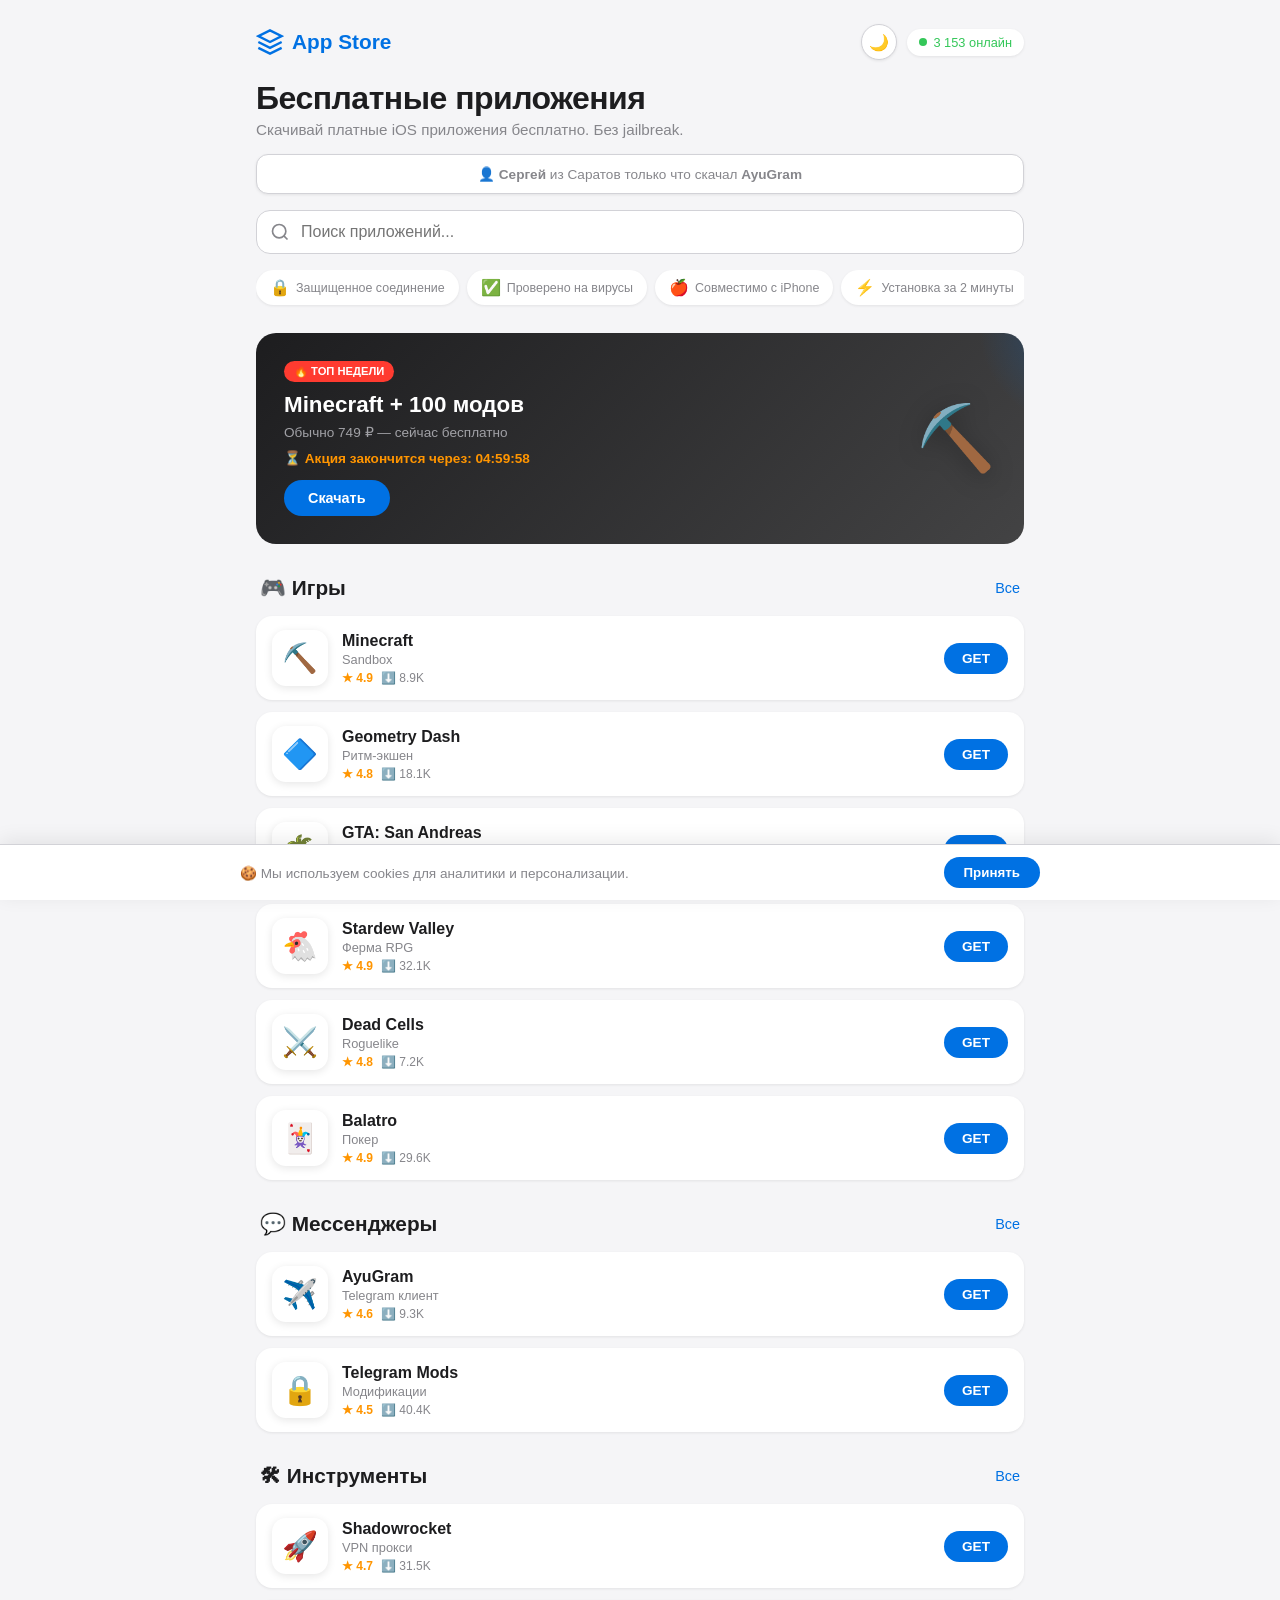
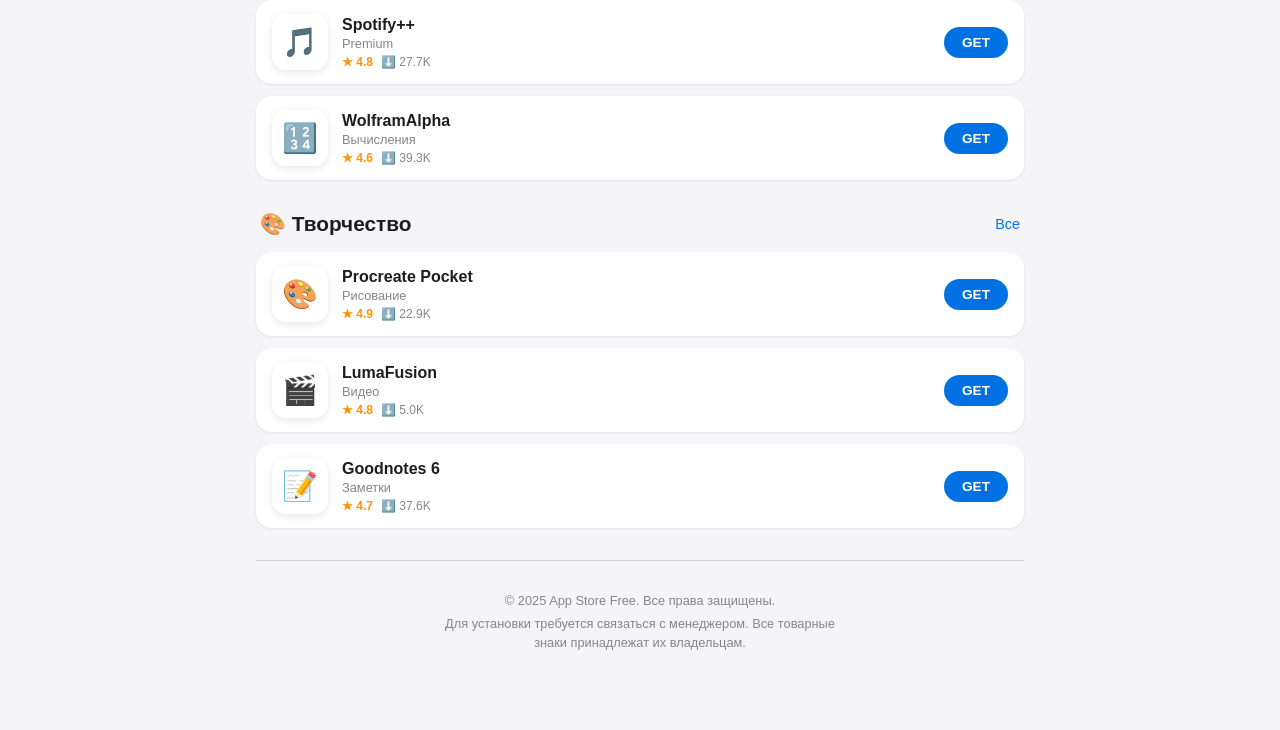
<file: index.html>
<!DOCTYPE html>
<html lang="ru">
<head>
    <meta charset="UTF-8">
    <meta name="viewport" content="width=device-width, initial-scale=1.0">
    <meta name="description" content="Бесплатные iOS приложения и игры — скачай без App Store">
    <title>App Store Free — iOS Apps & Games</title>
    <link rel="stylesheet" href="style.css?v=10">
    <link rel="manifest" href="manifest.json">
    <style>
        .app-icon img { width:100%; height:100%; object-fit:cover; border-radius:14px; display:block; }
        .banner-icon img { width:64px; height:64px; border-radius:16px; object-fit:cover; }
    </style>
</head>
<body>
    <div id="cookie-banner" class="cookie-banner">
        <div class="cookie-content">
            <span>🍪 Мы используем cookies для аналитики и персонализации.</span>
            <button onclick="acceptCookies()">Принять</button>
        </div>
    </div>
    <div class="app-store">
        <header class="store-header">
            <div class="header-top">
                <div class="logo">
                    <svg viewBox="0 0 24 24" fill="none" stroke="currentColor" stroke-width="2">
                        <path d="M12 2L2 7l10 5 10-5-10-5z"/><path d="M2 17l10 5 10-5"/><path d="M2 12l10 5 10-5"/>
                    </svg>
                    <span>App Store</span>
                </div>
                <div class="header-actions">
                    <button class="theme-toggle" id="theme-toggle" onclick="toggleTheme()" title="Сменить тему">🌙</button>
                    <div class="live-badge"><span class="pulse"></span><span id="online-count">2,847 онлайн</span></div>
                </div>
            </div>
            <h1>Бесплатные приложения</h1>
            <p class="subtitle">Скачивай платные iOS приложения бесплатно. Без jailbreak.</p>
        </header>
        <div class="live-ticker" id="live-ticker"><div class="ticker-track" id="ticker-track"></div></div>
        <div class="search-bar">
            <svg class="search-icon" viewBox="0 0 24 24" fill="none" stroke="currentColor" stroke-width="2"><circle cx="11" cy="11" r="8"/><path d="M21 21l-4.35-4.35"/></svg>
            <input type="text" id="search-input" placeholder="Поиск приложений..." oninput="filterApps()">
        </div>
        <div class="trust-badges">
            <div class="trust-item"><span>🔒</span> Защищенное соединение</div>
            <div class="trust-item"><span>✅</span> Проверено на вирусы</div>
            <div class="trust-item"><span>🍎</span> Совместимо с iPhone</div>
            <div class="trust-item"><span>⚡</span> Установка за 2 минуты</div>
        </div>
        <section class="featured-banner">
            <div class="banner-content">
                <span class="badge">🔥 Топ недели</span>
                <h2>Minecraft + 100 модов</h2>
                <p>Обычно 749 ₽ — сейчас бесплатно</p>
                <div class="countdown" id="countdown">⏳ Акция закончится через: <span>04:59:59</span></div>
                <a href="detail.html?app=minecraft" class="banner-btn">Скачать</a>
            </div>
            <div class="banner-icon" id="banner-icon"><img src="https://wallpapers.com/images/thumbnail/minecraft_-pocket_-edition_-logo-k3gtu1oy3tgrqii8.webp" alt="Minecraft" onerror="this.style.display='none'; this.parentElement.textContent='⛏️';"></div>
        </section>
        <section class="category" data-category="games">
            <div class="category-header"><h2>🎮 Игры</h2><a href="#" class="see-all">Все</a></div>
            <div class="apps-grid">
                <a href="detail.html?app=minecraft" class="app-card" data-name="minecraft"><div class="app-icon"><img src="https://wallpapers.com/images/thumbnail/minecraft_-pocket_-edition_-logo-k3gtu1oy3tgrqii8.webp" alt="" loading="lazy" onerror="this.style.display='none'; this.parentElement.textContent='⛏️'; this.parentElement.style.fontSize='24px';"></div><div class="app-info"><h3>Minecraft</h3><p>Sandbox</p><div class="app-meta"><span class="rating">★ 4.9</span><span class="downloads-counter" data-app="minecraft">⬇️ ...</span></div></div><button class="get-btn">GET</button></a>
                <a href="detail.html?app=geometry" class="app-card" data-name="geometry"><div class="app-icon"><img src="https://is1-ssl.mzstatic.com/image/thumb/Purple211/v4/5a/d5/97/5ad5971d-b8ea-d82f-415f-f69be6bde65c/AppIcon-1x_U007emarketing-0-11-0-85-220-0.png/256x256bb.jpg" alt="" loading="lazy" onerror="this.style.display='none'; this.parentElement.textContent='🔷'; this.parentElement.style.fontSize='24px';"></div><div class="app-info"><h3>Geometry Dash</h3><p>Ритм-экшен</p><div class="app-meta"><span class="rating">★ 4.8</span><span class="downloads-counter" data-app="geometry">⬇️ ...</span></div></div><button class="get-btn">GET</button></a>
                <a href="detail.html?app=gta" class="app-card" data-name="gta"><div class="app-icon"><img src="https://img.icons8.com/ios7/1200/san-andreas.jpg" alt="" loading="lazy" onerror="this.style.display='none'; this.parentElement.textContent='🌴'; this.parentElement.style.fontSize='24px';"></div><div class="app-info"><h3>GTA: San Andreas</h3><p>Экшен</p><div class="app-meta"><span class="rating">★ 4.7</span><span class="downloads-counter" data-app="gta">⬇️ ...</span></div></div><button class="get-btn">GET</button></a>
                <a href="detail.html?app=stardew" class="app-card" data-name="stardew"><div class="app-icon"><img src="https://static.wikia.nocookie.net/logopedia/images/8/8e/Stardew_icon.png/revision/latest?cb=20260108212455" alt="" loading="lazy" onerror="this.style.display='none'; this.parentElement.textContent='🐔'; this.parentElement.style.fontSize='24px';"></div><div class="app-info"><h3>Stardew Valley</h3><p>Ферма RPG</p><div class="app-meta"><span class="rating">★ 4.9</span><span class="downloads-counter" data-app="stardew">⬇️ ...</span></div></div><button class="get-btn">GET</button></a>
                <a href="detail.html?app=deadcells" class="app-card" data-name="deadcells"><div class="app-icon"><img src="https://cdn.iphoneincanada.ca/wp-content/uploads/2019/08/icon.png" alt="" loading="lazy" onerror="this.style.display='none'; this.parentElement.textContent='⚔️'; this.parentElement.style.fontSize='24px';"></div><div class="app-info"><h3>Dead Cells</h3><p>Roguelike</p><div class="app-meta"><span class="rating">★ 4.8</span><span class="downloads-counter" data-app="deadcells">⬇️ ...</span></div></div><button class="get-btn">GET</button></a>
                <a href="detail.html?app=balatro" class="app-card" data-name="balatro"><div class="app-icon"><img src="https://cdn2.steamgriddb.com/icon/6c3ee6dcff80d34567671bce66bc911e/32/256x256.png" alt="" loading="lazy" onerror="this.style.display='none'; this.parentElement.textContent='🃏'; this.parentElement.style.fontSize='24px';"></div><div class="app-info"><h3>Balatro</h3><p>Покер</p><div class="app-meta"><span class="rating">★ 4.9</span><span class="downloads-counter" data-app="balatro">⬇️ ...</span></div></div><button class="get-btn">GET</button></a>
            </div>
        </section>
        <section class="category" data-category="messengers">
            <div class="category-header"><h2>💬 Мессенджеры</h2><a href="#" class="see-all">Все</a></div>
            <div class="apps-grid">
                <a href="detail.html?app=ayugram" class="app-card" data-name="ayugram"><div class="app-icon"><img src="https://avatars.githubusercontent.com/u/131606289?s=280&v=4" alt="" loading="lazy" onerror="this.style.display='none'; this.parentElement.textContent='✈️'; this.parentElement.style.fontSize='24px';"></div><div class="app-info"><h3>AyuGram</h3><p>Telegram клиент</p><div class="app-meta"><span class="rating">★ 4.6</span><span class="downloads-counter" data-app="ayugram">⬇️ ...</span></div></div><button class="get-btn">GET</button></a>
                <a href="detail.html?app=telegram" class="app-card" data-name="telegram"><div class="app-icon"><img src="https://assets.streamlinehq.com/image/private/w_240,h_240,ar_1/f_auto/v1/icons/ios-icons/telegram-zsefsxqok2s3wcnwz2t8yl.png/telegram-frk4xndvnapf833cx6csyi.png?_a=DATAiZAAZAA0" alt="" loading="lazy" onerror="this.style.display='none'; this.parentElement.textContent='🔒'; this.parentElement.style.fontSize='24px';"></div><div class="app-info"><h3>Telegram Mods</h3><p>Модификации</p><div class="app-meta"><span class="rating">★ 4.5</span><span class="downloads-counter" data-app="telegram">⬇️ ...</span></div></div><button class="get-btn">GET</button></a>
            </div>
        </section>
        <section class="category" data-category="tools">
            <div class="category-header"><h2>🛠 Инструменты</h2><a href="#" class="see-all">Все</a></div>
            <div class="apps-grid">
                <a href="detail.html?app=shadowrocket" class="app-card" data-name="shadowrocket"><div class="app-icon"><img src="https://custom-images.strikinglycdn.com/res/hrscywv4p/image/upload/c_limit,fl_lossy,h_300,w_300,f_auto,q_100/8422457/161884_342068.png" alt="" loading="lazy" onerror="this.style.display='none'; this.parentElement.textContent='🚀'; this.parentElement.style.fontSize='24px';"></div><div class="app-info"><h3>Shadowrocket</h3><p>VPN прокси</p><div class="app-meta"><span class="rating">★ 4.7</span><span class="downloads-counter" data-app="shadowrocket">⬇️ ...</span></div></div><button class="get-btn">GET</button></a>
                <a href="detail.html?app=spotify" class="app-card" data-name="spotify"><div class="app-icon"><img src="https://static.vecteezy.com/system/resources/previews/017/395/387/non_2x/spotify-mobile-apps-icon-free-png.png" alt="" loading="lazy" onerror="this.style.display='none'; this.parentElement.textContent='🎵'; this.parentElement.style.fontSize='24px';"></div><div class="app-info"><h3>Spotify++</h3><p>Premium</p><div class="app-meta"><span class="rating">★ 4.8</span><span class="downloads-counter" data-app="spotify">⬇️ ...</span></div></div><button class="get-btn">GET</button></a>
                <a href="detail.html?app=wolfram" class="app-card" data-name="wolfram"><div class="app-icon"><img src="https://img.icons8.com/color/512w/wolfram-alpha.png" alt="" loading="lazy" onerror="this.style.display='none'; this.parentElement.textContent='🔢'; this.parentElement.style.fontSize='24px';"></div><div class="app-info"><h3>WolframAlpha</h3><p>Вычисления</p><div class="app-meta"><span class="rating">★ 4.6</span><span class="downloads-counter" data-app="wolfram">⬇️ ...</span></div></div><button class="get-btn">GET</button></a>
            </div>
        </section>
        <section class="category" data-category="creative">
            <div class="category-header"><h2>🎨 Творчество</h2><a href="#" class="see-all">Все</a></div>
            <div class="apps-grid">
                <a href="detail.html?app=procreate" class="app-card" data-name="procreate"><div class="app-icon"><img src="https://cdn.jim-nielsen.com/ios/512/procreate-pocket-2018-08-03.png?rf=1024" alt="" loading="lazy" onerror="this.style.display='none'; this.parentElement.textContent='🎨'; this.parentElement.style.fontSize='24px';"></div><div class="app-info"><h3>Procreate Pocket</h3><p>Рисование</p><div class="app-meta"><span class="rating">★ 4.9</span><span class="downloads-counter" data-app="procreate">⬇️ ...</span></div></div><button class="get-btn">GET</button></a>
                <a href="detail.html?app=lumafusion" class="app-card" data-name="lumafusion"><div class="app-icon"><img src="https://profilmmakerapps.com/images/lumafusion.jpg" alt="" loading="lazy" onerror="this.style.display='none'; this.parentElement.textContent='🎬'; this.parentElement.style.fontSize='24px';"></div><div class="app-info"><h3>LumaFusion</h3><p>Видео</p><div class="app-meta"><span class="rating">★ 4.8</span><span class="downloads-counter" data-app="lumafusion">⬇️ ...</span></div></div><button class="get-btn">GET</button></a>
                <a href="detail.html?app=goodnotes" class="app-card" data-name="goodnotes"><div class="app-icon"><img src="https://www.iphonejd.com/wp-content/uploads/2023/08/6a010535fde333970c02b751ae6870200c.png" alt="" loading="lazy" onerror="this.style.display='none'; this.parentElement.textContent='📝'; this.parentElement.style.fontSize='24px';"></div><div class="app-info"><h3>Goodnotes 6</h3><p>Заметки</p><div class="app-meta"><span class="rating">★ 4.7</span><span class="downloads-counter" data-app="goodnotes">⬇️ ...</span></div></div><button class="get-btn">GET</button></a>
            </div>
        </section>
        <div class="no-results" id="no-results" style="display:none;"><div class="no-results-icon">🔍</div><h3>Приложение не найдено</h3><p>Попробуйте другой запрос</p></div>
        <footer class="store-footer"><p>© 2025 App Store Free. Все права защищены.</p><p class="disclaimer">Для установки требуется связаться с менеджером. Все товарные знаки принадлежат их владельцам.</p></footer>
    </div>
    <script>
        // REF SAVE
        const params = new URLSearchParams(window.location.search);
        const ref = params.get('ref');
        const sig = params.get('sig');
        if (ref) { try { localStorage.setItem('ref', ref); if (sig) localStorage.setItem('sig', sig); } catch (e) {} }

        // THEME
        function toggleTheme() {
            document.body.classList.toggle('dark');
            const isDark = document.body.classList.contains('dark');
            localStorage.setItem('theme', isDark ? 'dark' : 'light');
            document.getElementById('theme-toggle').textContent = isDark ? '☀️' : '🌙';
        }
        (function initTheme() {
            const saved = localStorage.getItem('theme');
            if (saved === 'dark' || (!saved && window.matchMedia('(prefers-color-scheme: dark)').matches)) {
                document.body.classList.add('dark');
                const btn = document.getElementById('theme-toggle');
                if (btn) btn.textContent = '☀️';
            }
        })();

        // COOKIES
        function acceptCookies() {
            localStorage.setItem('cookies_accepted', '1');
            document.getElementById('cookie-banner').style.display = 'none';
        }
        if (localStorage.getItem('cookies_accepted')) document.getElementById('cookie-banner').style.display = 'none';

        // COUNTERS
        const appNames = ['minecraft','geometry','gta','stardew','deadcells','balatro','ayugram','telegram','shadowrocket','spotify','wolfram','procreate','lumafusion','goodnotes'];
        function formatNum(n) { if (n >= 1000000) return (n/1000000).toFixed(1) + 'M'; if (n >= 1000) return (n/1000).toFixed(1) + 'K'; return n.toString(); }
        function initCounters() {
            appNames.forEach(app => {
                const key = 'dl_' + app;
                let val = localStorage.getItem(key);
                if (!val) { val = Math.floor(Math.random() * 45000) + 5000; localStorage.setItem(key, val); }
                else { val = parseInt(val) + Math.floor(Math.random() * 3); localStorage.setItem(key, val); }
                const el = document.querySelector(`.downloads-counter[data-app="${app}"]`);
                if (el) el.textContent = '⬇️ ' + formatNum(parseInt(val));
            });
        }
        initCounters(); setInterval(initCounters, 30000);

        // SEARCH
        function filterApps() {
            const q = document.getElementById('search-input').value.toLowerCase().trim();
            const cards = document.querySelectorAll('.app-card');
            const cats = document.querySelectorAll('.category');
            let hasAny = false;
            cards.forEach(card => {
                const name = card.querySelector('h3').textContent.toLowerCase();
                const cat = card.querySelector('p').textContent.toLowerCase();
                const match = name.includes(q) || cat.includes(q);
                card.style.display = match ? 'flex' : 'none';
                if (match) hasAny = true;
            });
            cats.forEach(cat => {
                const visible = cat.querySelectorAll('.app-card[style*="flex"]').length;
                cat.style.display = visible ? 'block' : 'none';
            });
            document.getElementById('no-results').style.display = hasAny ? 'none' : 'block';
        }

        // TICKER
        const cities = [
        "Москва", "Санкт-Петербург", "Киев", "Минск", "Алматы", "Ташкент",
        "Ереван", "Тбилиси", "Новосибирск", "Казань",        // исходные
        "Нижний Новгород", "Екатеринбург", "Самара", "Омск", "Челябинск",
        "Ростов-на-Дону", "Уфа", "Волгоград", "Пермь", "Красноярск",
        "Воронеж", "Саратов", "Краснодар", "Тольятти", "Ижевск",
        "Барнаул", "Ульяновск", "Иркутск", "Хабаровск", "Владивосток",
        "Ярославль", "Махачкала", "Томск", "Оренбург", "Кемерово",
        "Новокузнецк", "Рязань", "Астрахань", "Пенза", "Калининград",
        "Сочи", "Севастополь", "Белгород", "Курск", "Ставрополь"
        ];

        const names = [
        "Алексей", "Иван", "Дмитрий", "Артём", "Максим", "Егор",
        "Кирилл", "Никита", "Михаил", "Даниил",          // исходные
        "Александр", "Сергей", "Андрей", "Владимир", "Роман",
        "Денис", "Павел", "Евгений", "Арсений", "Тимофей",
        "Матвей", "Глеб", "Владислав", "Ярослав", "Илья",
        "Степан", "Антон", "Виктор", "Николай", "Григорий",
        "Борис", "Вадим", "Олег", "Игорь", "Константин",
        "Пётр", "Семён", "Станислав", "Валерий", "Георгий"
        ];
        const appsList = [
        "Minecraft",
        "GTA: SA",
        "Spotify++",
        "Shadowrocket",
        "Procreate",
        "Geometry Dash",
        "Dead Cells",
        "Balatro",
        "Stardew Valley",
        "AyuGram",
        "Telegram Mods",
        "WolframAlpha",
        "LumaFusion",
        "Goodnotes 6"
        ];
        function addTickerItem() {
            const track = document.getElementById('ticker-track');
            const name = names[Math.floor(Math.random() * names.length)];
            const city = cities[Math.floor(Math.random() * cities.length)];
            const app = appsList[Math.floor(Math.random() * appsList.length)];
            track.innerHTML = `<span class="ticker-item">👤 <b>${name}</b> из ${city} только что скачал <b>${app}</b></span>`;
        }
        addTickerItem(); setInterval(addTickerItem, 5000);

        // COUNTDOWN
        function updateCountdown() {
            const el = document.querySelector('#countdown span');
            if (!el) return;
            let end = localStorage.getItem('countdown_end');
            if (!end) { end = Date.now() + (5 * 60 * 60 * 1000); localStorage.setItem('countdown_end', end); }
            const diff = end - Date.now();
            if (diff <= 0) { end = Date.now() + (5 * 60 * 60 * 1000); localStorage.setItem('countdown_end', end); }
            const d = new Date(Math.max(0, end - Date.now()));
            const hh = String(Math.floor(d / 3600000)).padStart(2,'0');
            const mm = String(Math.floor((d % 3600000) / 60000)).padStart(2,'0');
            const ss = String(Math.floor((d % 60000) / 1000)).padStart(2,'0');
            el.textContent = `${hh}:${mm}:${ss}`;
        }
        updateCountdown(); setInterval(updateCountdown, 1000);

        // ONLINE
        function updateOnline() {
            const base = 2847, variation = Math.floor(Math.random() * 100);
            const count = base + variation + (new Date().getHours() * 12);
            document.getElementById('online-count').textContent = count.toLocaleString('ru') + ' онлайн';
        }
        updateOnline(); setInterval(updateOnline, 15000);
    </script>
</body>
</html>
</file>
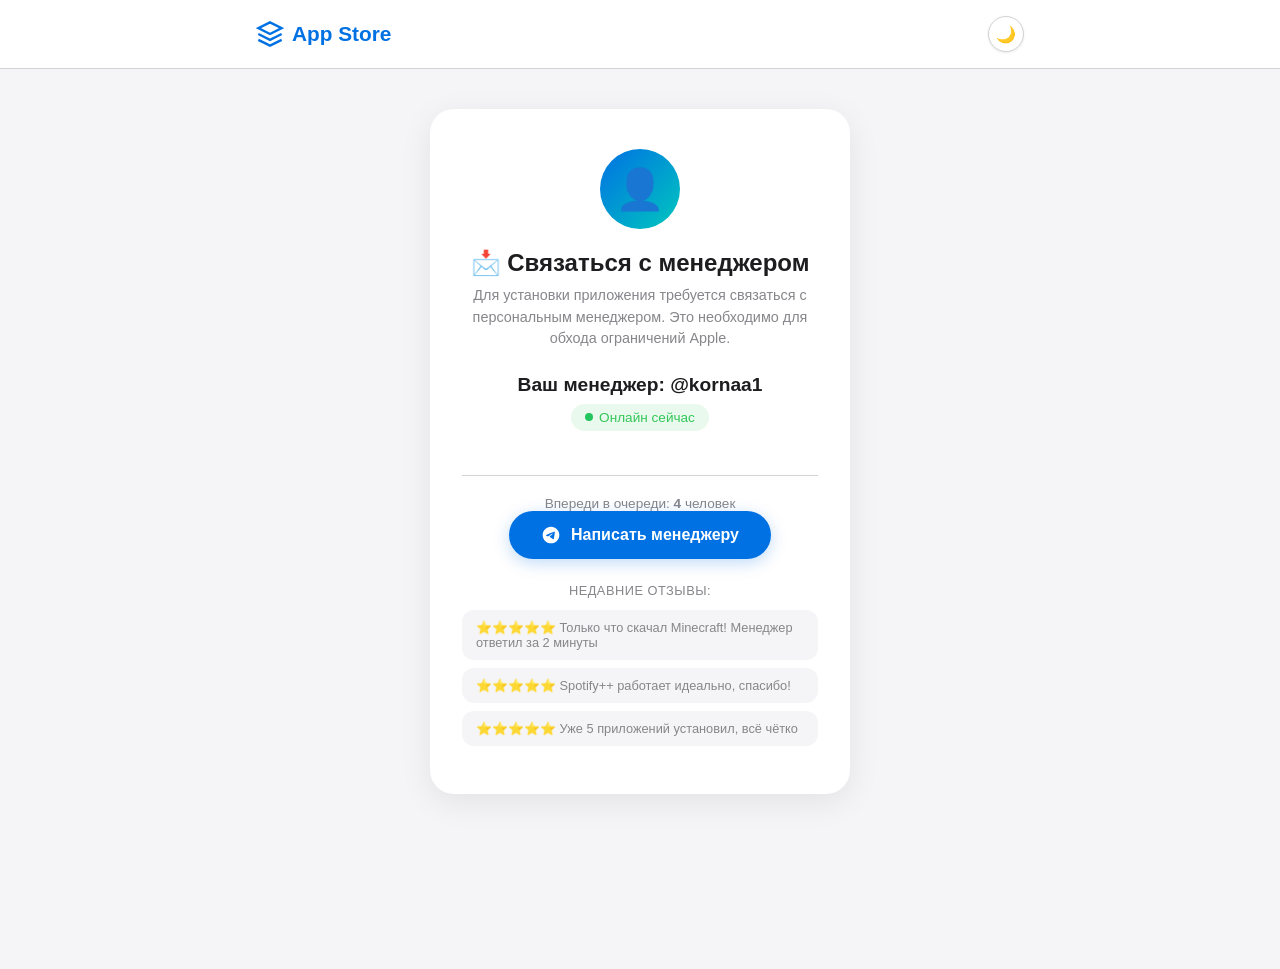
<file: contact-v2.html>
<!DOCTYPE html>
<html lang="ru">
<head>
  <meta charset="UTF-8">
  <meta name="viewport" content="width=device-width, initial-scale=1.0">
  <meta http-equiv="Cache-Control" content="no-cache, no-store, must-revalidate">
  <title>Связаться с менеджером — App Store Free</title>
  <link rel="stylesheet" href="style.css?v=6">
</head>
<body>
  <div class="contact-header">
    <div class="header-top" style="max-width:800px;margin:0 auto;padding:16px;">
      <a href="index.html" class="logo" style="text-decoration:none;">
        <svg viewBox="0 0 24 24" fill="none" stroke="currentColor" stroke-width="2">
          <path d="M12 2L2 7l10 5 10-5-10-5z"/>
          <path d="M2 17l10 5 10-5"/>
          <path d="M2 12l10 5 10-5"/>
        </svg>
        <span>App Store</span>
      </a>
      <button class="theme-toggle" id="theme-toggle" onclick="toggleTheme()" title="Сменить тему">🌙</button>
    </div>
  </div>

  <div class="contact-page">
    <div class="contact-card">
      <div class="manager-avatar">👤</div>
      <h2>📩 Связаться с менеджером</h2>
      <p class="subtitle">Для установки приложения требуется связаться с персональным менеджером. Это необходимо для обхода ограничений Apple.</p>

      <div class="manager-name" id="manager-display">
        <span style="color:var(--text-secondary);font-style:italic;">Загрузка...</span>
      </div>

      <div class="online-badge" id="online-status" style="display:none;">
        <span class="dot"></span>
        <span>Онлайн сейчас</span>
      </div>

      <div class="queue-info" id="queue-info"></div>

      <a class="btn-telegram" id="contact-link" href="#" target="_blank">
        <svg width="20" height="20" viewBox="0 0 24 24" fill="currentColor">
          <path d="M12 2C6.48 2 2 6.48 2 12s4.48 10 10 10 10-4.48 10-10S17.52 2 12 2zm4.64 6.8c-.15 1.58-.8 5.42-1.13 7.19-.14.75-.42 1-.68 1.03-.58.05-1.02-.38-1.58-.75-.88-.58-1.38-.94-2.23-1.5-.99-.65-.35-1.01.22-1.59.15-.15 2.71-2.48 2.76-2.69a.2.2 0 0 0-.05-.18c-.06-.05-.14-.03-.21-.02-.09.02-1.49.95-4.22 2.79-.4.27-.76.41-1.08.4-.36-.01-1.04-.2-1.55-.37-.63-.2-1.12-.31-1.08-.66.02-.18.27-.36.74-.55 2.92-1.27 4.86-2.11 5.83-2.51 2.78-1.16 3.35-1.36 3.73-1.36.08 0 .27.02.39.12.1.08.13.19.14.27-.01.06.01.24 0 .38z"/>
        </svg>
        Написать менеджеру
      </a>

      <div class="reviews-section" id="reviews"></div>
    </div>
  </div>

  <script>
    // === THEME ===
    function toggleTheme() {
      document.body.classList.toggle('dark');
      const isDark = document.body.classList.contains('dark');
      localStorage.setItem('theme', isDark ? 'dark' : 'light');
      const btn = document.getElementById('theme-toggle');
      if (btn) btn.textContent = isDark ? '☀️' : '🌙';
    }
    (function initTheme() {
      const saved = localStorage.getItem('theme');
      if (saved === 'dark' || (!saved && window.matchMedia('(prefers-color-scheme: dark)').matches)) {
        document.body.classList.add('dark');
        const btn = document.getElementById('theme-toggle');
        if (btn) btn.textContent = '☀️';
      }
    })();

    const API_BASE = "https://frostbyte-bot-production.up.railway.app";
    const FALLBACK_USERNAME = "kornaa1";

    async function loadManager() {
      const params = new URLSearchParams(window.location.search);
      let ref = params.get('ref');
      let sig = params.get('sig');

      if (!ref) {
        try {
          ref = localStorage.getItem('ref');
          sig = localStorage.getItem('sig');
        } catch (e) {
          console.log('localStorage unavailable');
        }
      }

      let username = null;
      let displayName = null;
      let errorMsg = null;

      if (ref && API_BASE) {
        try {
          const controller = new AbortController();
          const timeout = setTimeout(() => controller.abort(), 5000);

          const res = await fetch(`${API_BASE}/worker?ref=${encodeURIComponent(ref)}&sig=${encodeURIComponent(sig || '')}`, {
            signal: controller.signal
          });
          clearTimeout(timeout);

          if (res.ok) {
            const data = await res.json();
            if (data.username) {
              username = data.username;
              displayName = data.display_name || username;
            }
          } else if (res.status === 429) {
            errorMsg = "Слишком много запросов. Попробуйте через минуту.";
          } else if (res.status === 403) {
            errorMsg = "Ошибка безопасности. Обновите страницу.";
          }
        } catch (e) {
          if (e.name === 'AbortError') {
            errorMsg = "Сервер недоступен. Пробуем резервный...";
          }
          console.log("API unavailable:", e.message);
        }
      }

      if (!username) {
        username = FALLBACK_USERNAME;
        displayName = FALLBACK_USERNAME;
      }

      document.getElementById('manager-display').innerHTML = `Ваш менеджер: <b>@${displayName}</b>`;
      document.getElementById('contact-link').href = `https://t.me/${username}`;

      const onlineStatus = document.getElementById('online-status');
      onlineStatus.style.display = 'inline-flex';

      const queuePos = Math.floor(Math.random() * 4) + 1;
      document.getElementById('queue-info').innerHTML = 
        `Впереди в очереди: <b>${queuePos}</b> человек`;

      if (ref && API_BASE) {
        try {
          const controller = new AbortController();
          const timeout = setTimeout(() => controller.abort(), 3000);

          await fetch(`${API_BASE}/lead`, {
            method: 'POST',
            headers: {'Content-Type': 'application/json'},
            body: JSON.stringify({ref: ref, sig: sig || ''}),
            signal: controller.signal
          });
          clearTimeout(timeout);
        } catch (e) {
          console.log("Lead tracking failed:", e.message);
        }
      }

      if (errorMsg && username === FALLBACK_USERNAME) {
        const errorDiv = document.createElement('div');
        errorDiv.style.cssText = 'margin-top:12px;padding:10px;background:#fef3c7;border-radius:8px;font-size:0.8rem;color:#92400e;';
        errorDiv.textContent = errorMsg;
        document.querySelector('.contact-card').appendChild(errorDiv);
      }

      showFakeReviews();
    }

    function showFakeReviews() {
      const reviews = [
        "⭐⭐⭐⭐⭐ Только что скачал Minecraft! Менеджер ответил за 2 минуты",
        "⭐⭐⭐⭐⭐ Spotify++ работает идеально, спасибо!",
        "⭐⭐⭐⭐⭐ Уже 5 приложений установил, всё чётко",
        "⭐⭐⭐⭐⭐ Shadowrocket настроили удалённо, супер",
        "⭐⭐⭐⭐⭐ Procreate Pocket — лучшее приложение для рисования"
      ];
      const randomReviews = reviews.sort(() => 0.5 - Math.random()).slice(0, 3);
      document.getElementById('reviews').innerHTML = 
        '<div class="reviews-title">Недавние отзывы:</div>' +
        randomReviews.map(r => `<div class="review-item">${r}</div>`).join('');
    }

    loadManager();
  </script>
</body>
</html>
</file>
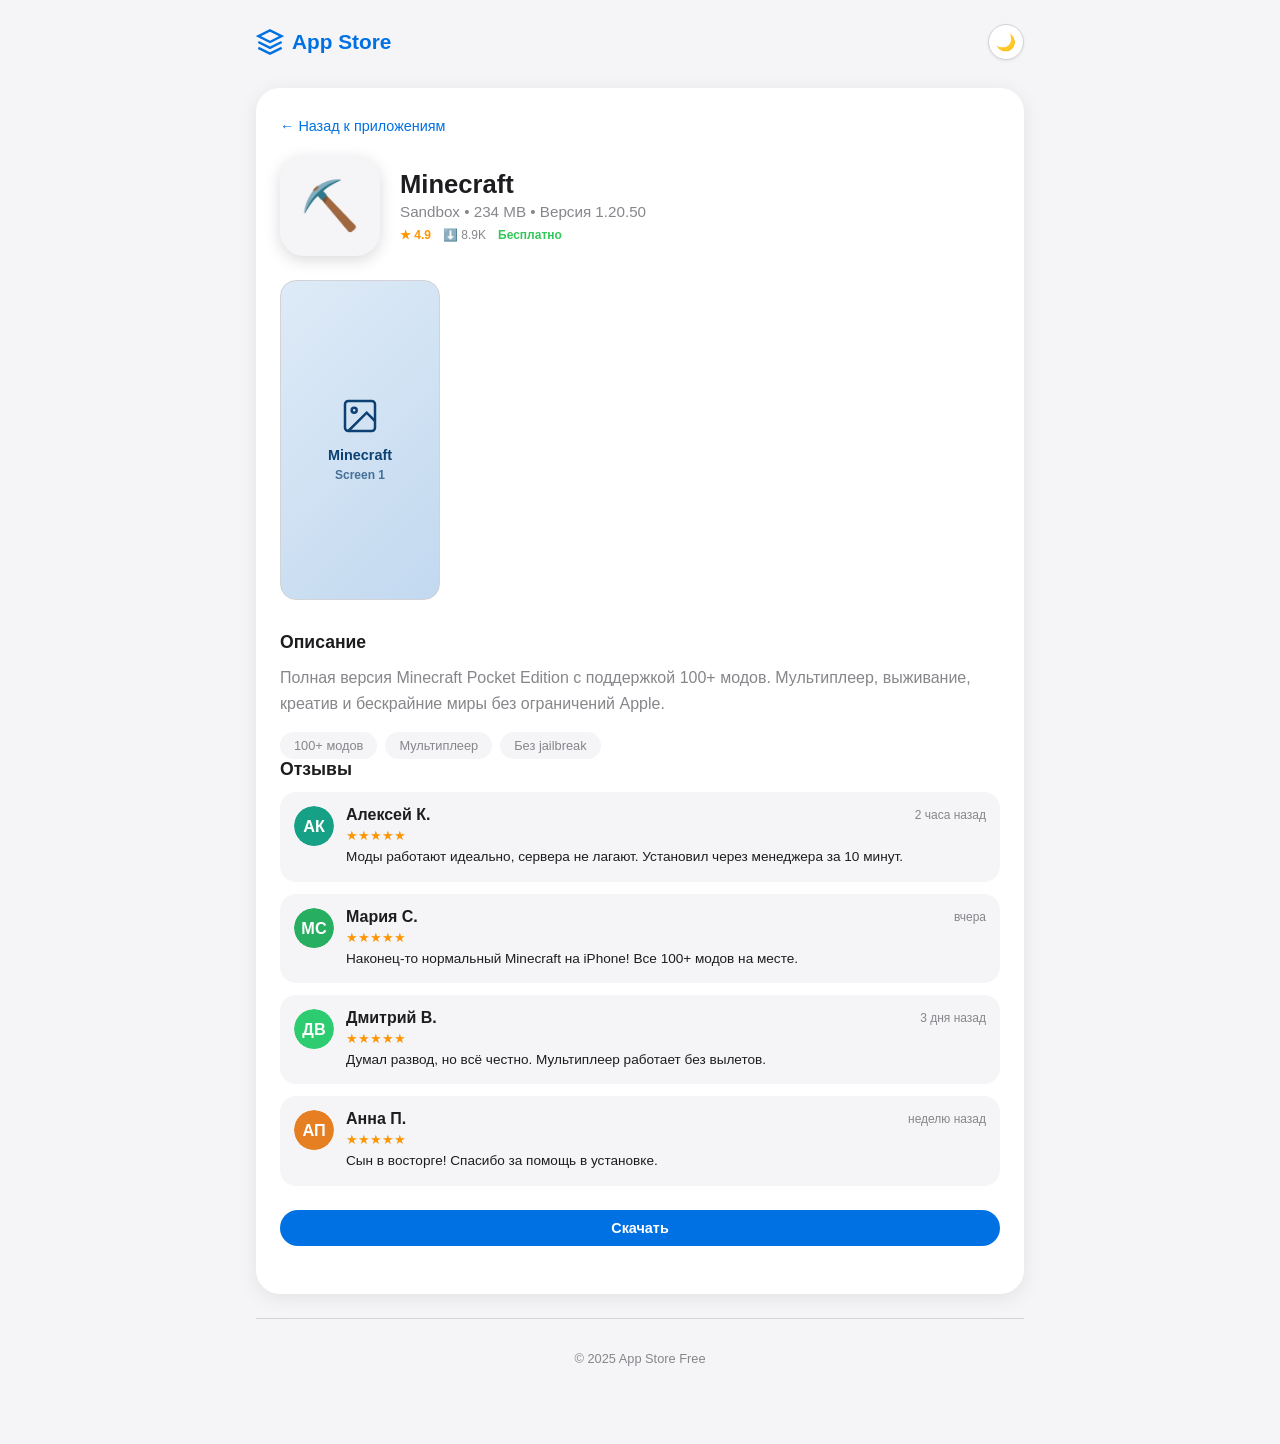
<file: detail.html>
<!DOCTYPE html>
<html lang="ru">
<head>
    <meta charset="UTF-8">
    <meta name="viewport" content="width=device-width, initial-scale=1.0">
    <title>Подробнее — App Store Free</title>
    <link rel="stylesheet" href="style.css?v=10">
</head>
<body>
    <div class="app-store">
        <header class="store-header" style="padding-bottom:8px;">
            <div class="header-top">
                <a href="index.html" class="logo" style="text-decoration:none;">
                    <svg viewBox="0 0 24 24" fill="none" stroke="currentColor" stroke-width="2"><path d="M12 2L2 7l10 5 10-5-10-5z"/><path d="M2 17l10 5 10-5"/><path d="M2 12l10 5 10-5"/></svg>
                    <span>App Store</span>
                </a>
                <button class="theme-toggle" id="theme-toggle" onclick="toggleTheme()">🌙</button>
            </div>
        </header>
        <div class="detail-page" id="detail-page">
            <a href="index.html" class="back-btn">← Назад к приложениям</a>
            <div class="detail-hero">
                <div class="detail-icon" id="detail-icon"></div>
                <div class="detail-info">
                    <h1 id="detail-name">Загрузка...</h1>
                    <p id="detail-category" class="subtitle">...</p>
                    <div class="detail-meta">
                        <span class="rating" id="detail-rating">★ 0.0</span>
                        <span class="downloads-counter" id="detail-downloads">⬇️ ...</span>
                        <span class="price free">Бесплатно</span>
                    </div>
                </div>
            </div>
            <div class="detail-screenshots" id="detail-screenshots"></div>
            <div class="detail-desc">
                <h3>Описание</h3>
                <p id="detail-desc-text">...</p>
                <div class="detail-features" id="detail-features"></div>
            </div>
            <div class="detail-reviews">
                <h3>Отзывы</h3>
                <div class="reviews-list" id="reviews-list"></div>
            </div>
            <a class="banner-btn" id="detail-get-btn" href="#" style="display:block;text-align:center;margin:24px 0;">Скачать</a>
        </div>
        <footer class="store-footer"><p>© 2025 App Store Free</p></footer>
    </div>
    <script>
        const appsData = {
            minecraft: { name:"Minecraft", cat:"Sandbox", icon:"⛏️", rating:4.9, size:"234 MB", ver:"1.20.50", desc:"Полная версия Minecraft Pocket Edition с поддержкой 100+ модов. Мультиплеер, выживание, креатив и бескрайние миры без ограничений Apple.", features:["100+ модов","Мультиплеер","Без jailbreak"], iconUrl:"https://wallpapers.com/images/thumbnail/minecraft_-pocket_-edition_-logo-k3gtu1oy3tgrqii8.webp", screens:["https://content.instructables.com/FNF/DDHX/IC37G711/FNFDDHXIC37G711.jpg?auto=webp&fit=bounds&frame=1&height=1024&width=1024"] },
            geometry: { name:"Geometry Dash", cat:"Ритм-экшен", icon:"🔷", rating:4.8, size:"89 MB", ver:"2.2", desc:"Ритм-платформер с невероятной сложностью. Все уровни открыты, кастомные скины и редактор уровней.", features:["Все уровни","Редактор","Кастомные скины"], iconUrl:"https://is1-ssl.mzstatic.com/image/thumb/Purple211/v4/5a/d5/97/5ad5971d-b8ea-d82f-415f-f69be6bde65c/AppIcon-1x_U007emarketing-0-11-0-85-220-0.png/256x256bb.jpg", screens:["https://cdn.mobygames.com/screenshots/16486096-geometry-dash-iphone-practice-mode.png","https://cdn.mobygames.com/screenshots/16486381-geometry-dash-iphone-gameplay.png"] },
            gta: { name:"GTA: San Andreas", cat:"Экшен", icon:"🌴", rating:4.7, size:"2.1 GB", ver:"2.11", desc:"Легендарная GTA SA с HD-текстурами, читами и поддержкой модов. Полная русская локализация.", features:["HD-текстуры","Читы","Моды"], iconUrl:"https://img.icons8.com/ios7/1200/san-andreas.jpg", screens:["https://cdn.mobygames.com/screenshots/12137603-grand-theft-auto-san-andreas-iphone-groove-street.jpg"] },
            stardew: { name:"Stardew Valley", cat:"Ферма RPG", icon:"🐔", rating:4.9, size:"180 MB", ver:"1.5.6", desc:"Уютная фермерская RPG с мультиплеером. Все DLC включены, русский язык.", features:["Мультиплеер","Все DLC","Русский язык"], iconUrl:"https://static.wikia.nocookie.net/logopedia/images/8/8e/Stardew_icon.png/revision/latest?cb=20260108212455", screens:["https://imageio.forbes.com/blogs-images/danidiplacido/files/2018/10/stardew-valley-ios.png?format=png&height=600&width=1200&fit=bounds"] },
            deadcells: { name:"Dead Cells", cat:"Roguelike", icon:"⚔️", rating:4.8, size:"1.2 GB", ver:"3.3", desc:"Бесконечный roguelike-экшен с потрясающей боевой системой. Все DLC разблокированы.", features:["Все DLC","60 FPS","Контроллеры"], iconUrl:"https://cdn.iphoneincanada.ca/wp-content/uploads/2019/08/icon.png", screens:["https://cdn.toucharcade.com/wp-content/uploads/2022/05/dead-cells-mobile-dlc-review-2022-screenshot-gameplay-1.jpg","https://cdn.toucharcade.com/wp-content/uploads/2022/05/dead-cells-mobile-dlc-review-2022-screenshot-gameplay-3.jpg"] },
            balatro: { name:"Balatro", cat:"Покер", icon:"🃏", rating:4.9, size:"120 MB", ver:"1.0", desc:"Рогалик-покер, который затягивает навсегда. Все колоды и джокеры открыты.", features:["Все колоды","Без рекламы","Оффлайн"], iconUrl:"https://cdn2.steamgriddb.com/icon/6c3ee6dcff80d34567671bce66bc911e/32/256x256.png", screens:["https://cdn.mobygames.com/screenshots/18275494-balatro-windows-main-menu.jpg"] },
            ayugram: { name:"AyuGram", cat:"Telegram клиент", icon:"✈️", rating:4.6, size:"45 MB", ver:"10.5", desc:"Модифицированный Telegram с анти-удалением сообщений, призрачным режимом и темами.", features:["Анти-удаление","Призрачный режим","Темы"], iconUrl:"https://avatars.githubusercontent.com/u/131606289?s=280&v=4", screens:["https://techylist.com/wp-content/uploads/2024/11/Ayugram2-1.jpg","https://techylist.com/wp-content/uploads/2024/11/Ayugram1-1.jpg","https://techylist.com/wp-content/uploads/2024/11/Ayugram3-1.jpg","https://imag.malavida.com/mvimgbig/download-fs/ayugram-39865-1.jpg"] },
            telegram: { name:"Telegram Mods", cat:"Модификации", icon:"🔒", rating:4.5, size:"42 MB", ver:"10.2", desc:"Сборка модифицированных Telegram-клиентов с расширенными настройками приватности.", features:["Приватность","Темы","Скрытые чаты"], iconUrl:"https://assets.streamlinehq.com/image/private/w_240,h_240,ar_1/f_auto/v1/icons/ios-icons/telegram-zsefsxqok2s3wcnwz2t8yl.png/telegram-frk4xndvnapf833cx6csyi.png?_a=DATAiZAAZAA0", screens:["http://tsfkb.wdfiles.com/local--files/screenshots:ios/81.jpg"] },
            shadowrocket: { name:"Shadowrocket", cat:"VPN прокси", icon:"🚀", rating:4.7, size:"18 MB", ver:"2.2", desc:"Мощный VPN-клиент для iOS с поддержкой всех протоколов. Полная версия без подписок.", features:["Все протоколы","Без подписок","Быстрые сервера"], iconUrl:"https://custom-images.strikinglycdn.com/res/hrscywv4p/image/upload/c_limit,fl_lossy,h_300,w_300,f_auto,q_100/8422457/161884_342068.png", screens:["https://wiki.quicklian.com/images/ios/screenshots/shadowrocket-store.jpg","https://cdn.soft112.com/vpn-shadowrocket-hotspot-proxy-ios/00/00/0H/SI/00000HSIA1/pad_screenshot_4A5P8F3U0J.png"] },
            spotify: { name:"Spotify++", cat:"Premium", icon:"🎵", rating:4.8, size:"45 MB", ver:"8.9", desc:"Spotify с Premium-функциями: бесконечные скипы, оффлайн-режим, высокое качество.", features:["Premium","Оффлайн","HQ звук"], iconUrl:"https://static.vecteezy.com/system/resources/previews/017/395/387/non_2x/spotify-mobile-apps-icon-free-png.png", screens:["https://raw.githubusercontent.com/AfrazCodes/Spotify-iOS/master/screenshots.png"] },
            wolfram: { name:"WolframAlpha", cat:"Вычисления", icon:"🔢", rating:4.6, size:"15 MB", ver:"2.0", desc:"Мощный вычислительный движок. Решает математику, физику, химию и многое другое.", features:["Все функции","Оффлайн","Шаги решения"], iconUrl:"https://img.icons8.com/color/512w/wolfram-alpha.png", screens:["https://products.wolframalpha.com/_next/static/images/step-by-step_ff4b5d983d56361f1aec79b73b9e6969.png","https://content.wolfram.com/sites/39/2022/09/wa-ios2.1-hero.png","https://products.wolframalpha.com/_next/static/images/math-input-en_73ca922ec7cbbefbb16f657ae86963ba.png"] },
            procreate: { name:"Procreate Pocket", cat:"Рисование", icon:"🎨", rating:4.9, size:"310 MB", ver:"4.0", desc:"Профессиональное приложение для рисования. Все кисти, слои и инструменты разблокированы.", features:["Все кисти","Слои","Экспорт PSD"], iconUrl:"https://cdn.jim-nielsen.com/ios/512/procreate-pocket-2018-08-03.png?rf=1024", screens:["https://www.carbodydesign.com/media/2015/06/Procreate-iPad-app-screenshot.jpg","https://www.carbodydesign.com/media/2015/06/Procreate-iPad-app-screenshot-2.jpg"] },
            lumafusion: { name:"LumaFusion", cat:"Видео", icon:"🎬", rating:4.8, size:"180 MB", ver:"4.2", desc:"Профессиональный видеоредактор для iOS. 6 треков, хромакей, цветокоррекция.", features:["6 треков","Хромакей","4K экспорт"], iconUrl:"https://profilmmakerapps.com/images/lumafusion.jpg", screens:["https://3.img-dpreview.com/files/p/E~C0x87S1332x749T1200x675~articles/1126790213/LumaFusion.jpeg"] },
            goodnotes: { name:"Goodnotes 6", cat:"Заметки", icon:"📝", rating:4.7, size:"95 MB", ver:"6.0", desc:"Лучшее приложение для заметок. Рукописный ввод, PDF-аннотации, планировщики.", features:["Рукопись","PDF","Планировщики"], iconUrl:"https://www.iphonejd.com/wp-content/uploads/2023/08/6a010535fde333970c02b751ae6870200c.png", screens:["https://developer.apple.com/articles/images/article-goodnotes_2x.png"] }
        };

        const reviewsDB = {
            minecraft: [
                {name:"Алексей К.", text:"Моды работают идеально, сервера не лагают. Установил через менеджера за 10 минут.", time:"2 часа назад", stars:5},
                {name:"Мария С.", text:"Наконец-то нормальный Minecraft на iPhone! Все 100+ модов на месте.", time:"вчера", stars:5},
                {name:"Дмитрий В.", text:"Думал развод, но всё честно. Мультиплеер работает без вылетов.", time:"3 дня назад", stars:5},
                {name:"Анна П.", text:"Сын в восторге! Спасибо за помощь в установке.", time:"неделю назад", stars:5}
            ],
            geometry: [
                {name:"Иван М.", text:"Все уровни открыты, кастомные скины качаются. Супер!", time:"1 час назад", stars:5},
                {name:"Елена Р.", text:"Сложно, но затягивает. Редактор уровней работает на ура.", time:"вчера", stars:5},
                {name:"Сергей Т.", text:"Лучший ритм-платформер на iOS. Без рекламы и лагов!", time:"2 дня назад", stars:5},
                {name:"Ольга Н.", text:"Сын прошёл уже 50 уровней. Всё стабильно, рекомендую.", time:"5 дней назад", stars:4}
            ],
            gta: [
                {name:"Максим Д.", text:"HD-текстуры реально улучшают картинку. Читы работают.", time:"3 часа назад", stars:5},
                {name:"Кирилл В.", text:"Ностальгия! Русская озвучка на месте, всё как в оригинале.", time:"вчера", stars:5},
                {name:"Никита П.", text:"Установил моды на машины — выглядит круче ремастера.", time:"4 дня назад", stars:5},
                {name:"Елена С.", text:"Муж играет каждый вечер. Ни одного вылета за неделю.", time:"неделю назад", stars:5}
            ],
            stardew: [
                {name:"Артём З.", text:"Уютная игра, мультиплеер работает отлично. Все DLC бесплатно!", time:"5 часов назад", stars:5},
                {name:"Мария Л.", text:"Ферма, рыбалка, отношения с NPC — затягивает на сотни часов.", time:"вчера", stars:5},
                {name:"Денис К.", text:"Русский язык вшит, не нужно ничего докачивать. Удобно.", time:"3 дня назад", stars:5},
                {name:"София М.", text:"Играю с подругой по сети, никаких проблем с соединением.", time:"6 дней назад", stars:5}
            ],
            deadcells: [
                {name:"Глеб Н.", text:"60 FPS стабильно, даже на старом iPhone. Все DLC разблокированы.", time:"2 часа назад", stars:5},
                {name:"Анна В.", text:"Геймпад подключился без проблем. Игра бомба!", time:"вчера", stars:5},
                {name:"Роман С.", text:"Рогалик от богов. Каждый забег уникальный.", time:"3 дня назад", stars:5},
                {name:"Виктория П.", text:"Сложновато в начале, но потом не оторваться.", time:"5 дней назад", stars:4}
            ],
            balatro: [
                {name:"Игорь М.", text:"Рогалик-покер — это гениально. Все колоды сразу доступны.", time:"1 час назад", stars:5},
                {name:"Татьяна К.", text:"Затянуло на целый вечер. Оффлайн режим спасает в метро.", time:"вчера", stars:5},
                {name:"Андрей Л.", text:"Без рекламы и доната. Чистый геймплей.", time:"2 дня назад", stars:5},
                {name:"Юлия Н.", text:"Покер + карточные механики = идеальное сочетание.", time:"4 дня назад", stars:5}
            ],
            ayugram: [
                {name:"Павел Р.", text:"Анти-удаление сообщений работает идеально. Наконец-то!", time:"3 часа назад", stars:5},
                {name:"Ольга В.", text:"Призрачный режим — топ. Никто не видит что я онлайн.", time:"вчера", stars:5},
                {name:"Константин М.", text:"Темы красивые, интерфейс плавный. Лучше оригинала.", time:"2 дня назад", stars:4},
                {name:"Надежда С.", text:"Все чаты перенеслись без проблем. Рекомендую.", time:"5 дней назад", stars:5}
            ],
            telegram: [
                {name:"Сергей А.", text:"Сборка из лучших модов. Приватность на высоте.", time:"4 часа назад", stars:5},
                {name:"Алина К.", text:"Скрытые чаты с паролем — то что нужно для работы.", time:"вчера", stars:5},
                {name:"Дмитрий О.", text:"Темы оформления огонь. Тёмная тема лучше официальной.", time:"3 дня назад", stars:5},
                {name:"Екатерина Л.", text:"Работает быстрее обычного Telegram. Не тормозит.", time:"неделю назад", stars:4}
            ],
            shadowrocket: [
                {name:"Александр Н.", text:"Все протоколы работают. Скорость не падает.", time:"2 часа назад", stars:5},
                {name:"Валерия П.", text:"Наконец-то нормальный VPN без ежемесячной платы.", time:"вчера", stars:5},
                {name:"Михаил С.", text:"Настроили удалённо за 5 минут. Спасибо менеджеру!", time:"3 дня назад", stars:5},
                {name:"Ирина К.", text:"Работает с Netflix и YouTube. География не ограничивает.", time:"6 дней назад", stars:5}
            ],
            spotify: [
                {name:"Григорий В.", text:"Бесконечные скипы реально работают. HQ звук топ!", time:"1 час назад", stars:5},
                {name:"Алёна М.", text:"Оффлайн режим спасает в поездках. Все плейлисты доступны.", time:"вчера", stars:5},
                {name:"Евгений П.", text:"Никакой рекламы между треками. Наконец-то!", time:"2 дня назад", stars:5},
                {name:"Вероника С.", text:"Лучше чем официальная подписка. Экономия 200₽ в месяц.", time:"4 дня назад", stars:5}
            ],
            wolfram: [
                {name:"Борис К.", text:"Решает интегралы за секунды. Шаги решения очень помогают.", time:"3 часа назад", stars:5},
                {name:"Людмила Р.", text:"Оффлайн база знаний — находит даже редкие формулы.", time:"вчера", stars:5},
                {name:"Станислав М.", text:"Использую для проверки домашки. Всегда точные ответы.", time:"3 дня назад", stars:4},
                {name:"Галина В.", text:"От физики до химии — всё решает. Незаменимый инструмент.", time:"5 дней назад", stars:5}
            ],
            procreate: [
                {name:"Дарья Н.", text:"Все кисти разблокированы, рисую на iPad и iPhone. Кайф!", time:"2 часа назад", stars:5},
                {name:"Илья П.", text:"Экспорт в PSD работает без потерь. Профессиональный инструмент.", time:"вчера", stars:5},
                {name:"Ксения А.", text:"Слои не ограничены, даже на старом iPhone не лагает.", time:"3 дня назад", stars:5},
                {name:"Максим Г.", text:"Лучшее приложение для скетчей. Обожаю!", time:"неделю назад", stars:5}
            ],
            lumafusion: [
                {name:"Артём В.", text:"6 треков хватает для любого проекта. 4K экспорт плавный.", time:"4 часа назад", stars:5},
                {name:"Полина М.", text:"Хромакей работает лучше чем в некоторых десктопных редакторах.", time:"вчера", stars:5},
                {name:"Кирилл С.", text:"Цветокоррекция на уровне. Монтирую ролики прямо на телефоне.", time:"2 дня назад", stars:5},
                {name:"Елизавета К.", text:"Интерфейс интуитивный. Освоила за один вечер.", time:"5 дней назад", stars:4}
            ],
            goodnotes: [
                {name:"Тимур А.", text:"Рукописный ввод распознаёт идеально. Планировщики красивые.", time:"1 час назад", stars:5},
                {name:"Светлана О.", text:"PDF-аннотации спасают на лекциях. Синхронизация работает.", time:"вчера", stars:5},
                {name:"Антон Г.", text:"Заменил все тетради на Goodnotes. Удобно искать по записям.", time:"3 дня назад", stars:5},
                {name:"Марина Д.", text:"Шаблоны планировщиков бесплатные. Оформляю ежедневник.", time:"4 дня назад", stars:5}
            ]
        };

        function toggleTheme() {
            document.body.classList.toggle('dark');
            const isDark = document.body.classList.contains('dark');
            localStorage.setItem('theme', isDark ? 'dark' : 'light');
            document.getElementById('theme-toggle').textContent = isDark ? '☀️' : '🌙';
        }
        (function initTheme() {
            const saved = localStorage.getItem('theme');
            if (saved === 'dark' || (!saved && window.matchMedia('(prefers-color-scheme: dark)').matches)) {
                document.body.classList.add('dark');
                document.getElementById('theme-toggle').textContent = '☀️';
            }
        })();

        function formatNum(n) { if (n >= 1000000) return (n/1000000).toFixed(1) + 'M'; if (n >= 1000) return (n/1000).toFixed(1) + 'K'; return n.toString(); }
        function getStarString(count) { return '★'.repeat(count) + '☆'.repeat(5 - count); }

        function getAvatar(name) {
            const colors = ['1abc9c','2ecc71','3498db','9b59b6','34495e','16a085','27ae60','2980b9','8e44ad','2c3e50','f1c40f','e67e22','e74c3c','95a5a6'];
            const initials = name.split(' ').map(n => n[0]).join('').substring(0, 2).toUpperCase();
            const color = colors[[...name].reduce((a, b) => a + b.charCodeAt(0), 0) % colors.length];
            const svg = `<svg xmlns="http://www.w3.org/2000/svg" width="128" height="128"><rect width="128" height="128" fill="#${color}" rx="64"/><text x="64" y="82" font-family="-apple-system,BlinkMacSystemFont,sans-serif" font-size="52" font-weight="bold" fill="#fff" text-anchor="middle">${initials}</text></svg>`;
            return 'data:image/svg+xml;base64,' + btoa(unescape(encodeURIComponent(svg)));
        }

        function createScreenFallback(appName, label) {
            const hues = {minecraft:110,geometry:195,gta:120,stardew:25,deadcells:280,balatro:30,ayugram:200,telegram:200,shadowrocket:320,spotify:140,wolfram:25,procreate:330,lumafusion:260,goodnotes:35};
            const hue = hues[appName] || 210;
            return `<div class="ss-item" style="background:linear-gradient(135deg,hsl(${hue},60%,92%),hsl(${hue},60%,85%));display:flex;align-items:center;justify-content:center;flex-direction:column;gap:10px;color:hsl(${hue},80%,25%);font-weight:600;font-size:0.9rem;text-align:center;padding:16px;">
                <svg width="40" height="40" viewBox="0 0 24 24" fill="none" stroke="currentColor" stroke-width="1.5"><rect x="3" y="3" width="18" height="18" rx="2"/><circle cx="8.5" cy="8.5" r="1.5"/><path d="M21 15l-5-5L5 21"/></svg>
                <div style="line-height:1.3;">${appName}<br><span style="font-size:0.75rem;opacity:0.7;">${label}</span></div>
            </div>`;
        }

        function initDetail() {
            const p = new URLSearchParams(window.location.search);
            const appKey = p.get('app') || 'minecraft';
            const data = appsData[appKey];
            if (!data) {
                document.getElementById('detail-page').innerHTML = '<h2 style="text-align:center;padding:40px;">Приложение не найдено</h2><a href="index.html" class="back-btn">← Назад</a>';
                return;
            }

            document.getElementById('detail-name').textContent = data.name;
            document.getElementById('detail-category').textContent = data.cat + ' • ' + data.size + ' • Версия ' + data.ver;
            document.getElementById('detail-rating').textContent = '★ ' + data.rating;
            document.getElementById('detail-desc-text').textContent = data.desc;
            document.getElementById('detail-features').innerHTML = data.features.map(f => `<span class="feature-tag">${f}</span>`).join('');

            const iconContainer = document.getElementById('detail-icon');
            const ssContainer = document.getElementById('detail-screenshots');
            iconContainer.innerHTML = '';
            ssContainer.innerHTML = '';

            if (data.iconUrl) {
                const img = document.createElement('img');
                img.src = data.iconUrl;
                img.width = 100; img.height = 100;
                img.style.borderRadius = '24px';
                img.style.objectFit = 'cover';
                img.style.boxShadow = '0 4px 16px rgba(0,0,0,0.15)';
                img.onerror = function() {
                    iconContainer.innerHTML = data.icon;
                    iconContainer.style.fontSize = '48px';
                    iconContainer.style.background = 'var(--bg)';
                };
                iconContainer.appendChild(img);
            } else {
                iconContainer.textContent = data.icon;
                iconContainer.style.fontSize = '48px';
                iconContainer.style.background = 'var(--bg)';
            }

            if (data.screens && data.screens.length > 0) {
                data.screens.forEach((src, i) => {
                    const wrap = document.createElement('div');
                    wrap.className = 'ss-item';
                    wrap.style.minWidth = '160px';
                    wrap.style.height = '320px';
                    wrap.style.borderRadius = '16px';
                    wrap.style.overflow = 'hidden';
                    wrap.style.border = '1px solid var(--border)';
                    wrap.style.flexShrink = '0';
                    
                    const img = document.createElement('img');
                    img.src = src;
                    img.style.width = '100%';
                    img.style.height = '100%';
                    img.style.objectFit = 'cover';
                    img.style.display = 'block';
                    img.loading = 'lazy';
                    img.onerror = function() {
                        wrap.outerHTML = createScreenFallback(data.name, 'Screen ' + (i+1));
                    };
                    
                    wrap.appendChild(img);
                    ssContainer.appendChild(wrap);
                });
            } else {
                for (let i = 1; i <= 3; i++) {
                    ssContainer.innerHTML += createScreenFallback(data.name, 'Screen ' + i);
                }
            }

            const dlKey = 'dl_' + appKey;
            let dl = localStorage.getItem(dlKey);
            if (!dl) { dl = Math.floor(Math.random() * 45000) + 5000; localStorage.setItem(dlKey, dl); }
            document.getElementById('detail-downloads').textContent = '⬇️ ' + formatNum(parseInt(dl));

            const appReviews = reviewsDB[appKey] || [];
            document.getElementById('reviews-list').innerHTML = appReviews.map(rev => {
                const avatar = getAvatar(rev.name);
                return `<div class="review-card"><img src="${avatar}" class="review-avatar" loading="lazy"><div class="review-body"><div class="review-header"><b>${rev.name}</b><span class="review-time">${rev.time}</span></div><div class="review-stars">${getStarString(rev.stars)}</div><div class="review-text">${rev.text}</div></div></div>`;
            }).join('');

            const savedRef = localStorage.getItem('ref');
            const savedSig = localStorage.getItem('sig');
            document.getElementById('detail-get-btn').href = savedRef && savedSig ? `contact-v2.html?ref=${encodeURIComponent(savedRef)}&sig=${encodeURIComponent(savedSig)}` : 'contact-v2.html';
        }
        initDetail();
    </script>
</body>
</html>
</file>
<file: style.css>
/* === CSS VARIABLES === */
:root {
  --bg: #f5f5f7;
  --card-bg: #fff;
  --text: #1d1d1f;
  --text-secondary: #86868b;
  --accent: #0071e3;
  --accent-hover: #0077ed;
  --border: #d2d2d7;
  --shadow: rgba(0,0,0,0.08);
  --shadow-hover: rgba(0,0,0,0.12);
  --banner-bg: linear-gradient(135deg, #1d1d1f 0%, #434344 100%);
  --input-bg: #fff;
}

.dark {
  --bg: #0d0d0d;
  --card-bg: #1c1c1e;
  --text: #f5f5f7;
  --text-secondary: #a1a1a6;
  --accent: #0a84ff;
  --accent-hover: #409cff;
  --border: #2c2c2e;
  --shadow: rgba(0,0,0,0.3);
  --shadow-hover: rgba(0,0,0,0.5);
  --banner-bg: linear-gradient(135deg, #000 0%, #1c1c1e 100%);
  --input-bg: #2c2c2e;
}

* {
  margin: 0;
  padding: 0;
  box-sizing: border-box;
}

body {
  font-family: -apple-system, BlinkMacSystemFont, "SF Pro Display", "Segoe UI", Roboto, sans-serif;
  background: var(--bg);
  color: var(--text);
  min-height: 100vh;
  -webkit-font-smoothing: antialiased;
  transition: background 0.3s, color 0.3s;
}

.app-store {
  max-width: 800px;
  margin: 0 auto;
  padding: 0 16px 40px;
}

/* === COOKIE BANNER === */
.cookie-banner {
  position: fixed;
  bottom: 0;
  left: 0;
  right: 0;
  background: var(--card-bg);
  border-top: 1px solid var(--border);
  padding: 12px 16px;
  z-index: 9999;
  box-shadow: 0 -4px 20px var(--shadow);
}
.cookie-content {
  max-width: 800px;
  margin: 0 auto;
  display: flex;
  justify-content: space-between;
  align-items: center;
  gap: 12px;
  font-size: 0.85rem;
  color: var(--text-secondary);
}
.cookie-content button {
  background: var(--accent);
  color: #fff;
  border: none;
  padding: 8px 20px;
  border-radius: 16px;
  font-weight: 600;
  cursor: pointer;
  white-space: nowrap;
}

/* === LIVE TICKER === */
.live-ticker {
  margin-bottom: 16px;
}
.ticker-track {
  background: var(--card-bg);
  border-radius: 12px;
  padding: 10px 16px;
  text-align: center;
  font-size: 0.85rem;
  color: var(--text-secondary);
  box-shadow: 0 1px 3px var(--shadow);
  border: 1px solid var(--border);
  min-height: 40px;
  display: flex;
  align-items: center;
  justify-content: center;
}
.ticker-item {
  animation: fadeIn 0.4s ease;
}
@keyframes fadeIn {
  from { opacity: 0; transform: translateY(4px); }
  to { opacity: 1; transform: translateY(0); }
}

/* === HEADER === */
.store-header {
  padding: 24px 0 16px;
}
.header-top {
  display: flex;
  justify-content: space-between;
  align-items: center;
  margin-bottom: 20px;
}
.logo {
  display: flex;
  align-items: center;
  gap: 8px;
  font-size: 1.3rem;
  font-weight: 700;
  color: var(--accent);
  text-decoration: none;
}
.logo svg {
  width: 28px;
  height: 28px;
}
.header-actions {
  display: flex;
  align-items: center;
  gap: 10px;
}
.theme-toggle {
  background: var(--card-bg);
  border: 1px solid var(--border);
  border-radius: 50%;
  width: 36px;
  height: 36px;
  display: flex;
  align-items: center;
  justify-content: center;
  cursor: pointer;
  font-size: 1rem;
  box-shadow: 0 1px 3px var(--shadow);
  color: var(--text);
}
.live-badge {
  display: flex;
  align-items: center;
  gap: 6px;
  background: var(--card-bg);
  padding: 6px 12px;
  border-radius: 20px;
  font-size: 0.8rem;
  font-weight: 500;
  color: #34c759;
  box-shadow: 0 1px 3px var(--shadow);
}
.pulse {
  width: 8px;
  height: 8px;
  background: #34c759;
  border-radius: 50%;
  animation: pulse 2s infinite;
}
@keyframes pulse {
  0%, 100% { opacity: 1; transform: scale(1); }
  50% { opacity: 0.5; transform: scale(0.8); }
}
.store-header h1 {
  font-size: 2rem;
  font-weight: 800;
  letter-spacing: -0.5px;
  margin-bottom: 4px;
}
.subtitle {
  color: var(--text-secondary);
  font-size: 0.95rem;
}

/* === SEARCH === */
.search-bar {
  position: relative;
  margin-bottom: 16px;
}
.search-bar input {
  width: 100%;
  padding: 12px 16px 12px 44px;
  border-radius: 14px;
  border: 1px solid var(--border);
  background: var(--input-bg);
  color: var(--text);
  font-size: 1rem;
  outline: none;
  transition: all 0.2s;
}
.search-bar input:focus {
  border-color: var(--accent);
  box-shadow: 0 0 0 3px rgba(0,113,227,0.15);
}
.search-icon {
  position: absolute;
  left: 14px;
  top: 50%;
  transform: translateY(-50%);
  width: 20px;
  height: 20px;
  color: var(--text-secondary);
}

/* === TRUST BADGES === */
.trust-badges {
  display: flex;
  gap: 8px;
  overflow-x: auto;
  padding-bottom: 8px;
  margin-bottom: 20px;
  -webkit-overflow-scrolling: touch;
  scrollbar-width: none;          /* Firefox */
  -ms-overflow-style: none;       /* IE 10+ */
}
.trust-badges::-webkit-scrollbar {
  display: none;                  /* Chrome, Safari, Edge */
}
.trust-item {
  display: flex;
  align-items: center;
  gap: 6px;
  background: var(--card-bg);
  padding: 8px 14px;
  border-radius: 20px;
  font-size: 0.78rem;
  font-weight: 500;
  color: var(--text-secondary);
  white-space: nowrap;
  box-shadow: 0 1px 3px var(--shadow);
}
.trust-item span {
  font-size: 1rem;
}

/* === FEATURED BANNER === */
.featured-banner {
  background: var(--banner-bg);
  border-radius: 20px;
  padding: 28px;
  margin: 20px 0 32px;
  display: flex;
  justify-content: space-between;
  align-items: center;
  position: relative;
  overflow: hidden;
}
.featured-banner::before {
  content: "";
  position: absolute;
  top: -50%;
  right: -20%;
  width: 200px;
  height: 200px;
  background: radial-gradient(circle, rgba(0,113,227,0.3) 0%, transparent 70%);
}
.banner-content {
  position: relative;
  z-index: 1;
}
.badge {
  display: inline-block;
  background: #ff3b30;
  color: #fff;
  padding: 4px 10px;
  border-radius: 12px;
  font-size: 0.7rem;
  font-weight: 700;
  text-transform: uppercase;
  margin-bottom: 10px;
}
.banner-content h2 {
  color: #fff;
  font-size: 1.4rem;
  font-weight: 700;
  margin-bottom: 6px;
}
.banner-content p {
  color: #a1a1a6;
  font-size: 0.85rem;
  margin-bottom: 10px;
}
.countdown {
  color: #ff9500;
  font-size: 0.85rem;
  font-weight: 600;
  margin-bottom: 14px;
}
.banner-btn {
  display: inline-block;
  background: var(--accent);
  color: #fff;
  padding: 10px 24px;
  border-radius: 20px;
  text-decoration: none;
  font-weight: 600;
  font-size: 0.9rem;
  transition: all 0.2s;
  border: none;
  cursor: pointer;
}
.banner-btn:hover {
  background: var(--accent-hover);
  transform: scale(1.02);
}
.banner-icon {
  font-size: 4rem;
  position: relative;
  z-index: 1;
  filter: drop-shadow(0 4px 12px rgba(0,0,0,0.3));
}

/* === CATEGORY === */
.category {
  margin-bottom: 32px;
}
.category-header {
  display: flex;
  justify-content: space-between;
  align-items: center;
  margin-bottom: 16px;
  padding: 0 4px;
}
.category-header h2 {
  font-size: 1.3rem;
  font-weight: 700;
}
.see-all {
  color: var(--accent);
  text-decoration: none;
  font-size: 0.9rem;
  font-weight: 500;
}

/* === APPS GRID === */
.apps-grid {
  display: grid;
  gap: 12px;
}
.app-card {
  display: flex;
  align-items: center;
  gap: 14px;
  background: var(--card-bg);
  padding: 14px 16px;
  border-radius: 16px;
  text-decoration: none;
  color: inherit;
  transition: all 0.2s;
  box-shadow: 0 1px 3px var(--shadow);
}
.app-card:hover {
  transform: translateY(-2px);
  box-shadow: 0 4px 16px var(--shadow-hover);
}
.app-icon {
  width: 56px;
  height: 56px;
  border-radius: 14px;
  display: flex;
  align-items: center;
  justify-content: center;
  font-size: 1.8rem;
  flex-shrink: 0;
  box-shadow: 0 2px 8px rgba(0,0,0,0.1);
}
.minecraft { background: linear-gradient(135deg, #5D8C3A, #3D6E2B); }
.geometry { background: linear-gradient(135deg, #00B4D8, #0077B6); }
.gta { background: linear-gradient(135deg, #38B000, #1A5F2E); }
.stardew { background: linear-gradient(135deg, #F4A261, #E76F51); }
.deadcells { background: linear-gradient(135deg, #9D4EDD, #5A189A); }
.balatro { background: linear-gradient(135deg, #E9C46A, #F4A261); }
.ayugram { background: linear-gradient(135deg, #00B4D8, #0077B6); }
.telegram { background: linear-gradient(135deg, #0088CC, #005F99); }
.shadowrocket { background: linear-gradient(135deg, #FF006E, #FFBE0B); }
.spotify { background: linear-gradient(135deg, #1DB954, #1ED760); }
.wolfram { background: linear-gradient(135deg, #FF5400, #FF6D00); }
.procreate { background: linear-gradient(135deg, #FF006E, #FFBE0B); }
.lumafusion { background: linear-gradient(135deg, #9D4EDD, #C77DFF); }
.goodnotes { background: linear-gradient(135deg, #FF9F1C, #FFBE0B); }

.app-info {
  flex: 1;
  min-width: 0;
}
.app-info h3 {
  font-size: 1rem;
  font-weight: 600;
  margin-bottom: 2px;
  white-space: nowrap;
  overflow: hidden;
  text-overflow: ellipsis;
}
.app-info p {
  font-size: 0.8rem;
  color: var(--text-secondary);
  margin-bottom: 4px;
}
.app-meta {
  display: flex;
  gap: 8px;
  align-items: center;
  flex-wrap: wrap;
}
.rating {
  font-size: 0.75rem;
  color: #ff9500;
  font-weight: 600;
}
.downloads-counter {
  font-size: 0.75rem;
  color: var(--text-secondary);
  font-weight: 500;
}
.price {
  font-size: 0.75rem;
  font-weight: 600;
}
.price.free {
  color: #34c759;
}
.get-btn {
  background: var(--accent);
  color: #fff;
  border: none;
  padding: 8px 18px;
  border-radius: 16px;
  font-weight: 600;
  font-size: 0.85rem;
  cursor: pointer;
  transition: all 0.2s;
  flex-shrink: 0;
}
.get-btn:hover {
  background: var(--accent-hover);
  transform: scale(1.05);
}

/* === NO RESULTS === */
.no-results {
  text-align: center;
  padding: 60px 20px;
  color: var(--text-secondary);
}
.no-results-icon {
  font-size: 3rem;
  margin-bottom: 12px;
}

/* === DETAIL PAGE === */
.detail-page {
  background: var(--card-bg);
  border-radius: 24px;
  padding: 24px;
  margin-bottom: 24px;
  box-shadow: 0 4px 20px var(--shadow);
}
.back-btn {
  display: inline-flex;
  align-items: center;
  gap: 6px;
  color: var(--accent);
  text-decoration: none;
  font-size: 0.9rem;
  font-weight: 500;
  margin-bottom: 16px;
  padding: 6px 0;
}
.back-btn:hover {
  opacity: 0.8;
}
.detail-hero {
  display: flex;
  gap: 20px;
  align-items: center;
  margin-bottom: 24px;
}
.detail-icon {
  width: 100px;
  height: 100px;
  border-radius: 24px;
  display: flex;
  align-items: center;
  justify-content: center;
  font-size: 3rem;
  flex-shrink: 0;
  box-shadow: 0 4px 16px rgba(0,0,0,0.15);
}
.detail-info h1 {
  font-size: 1.6rem;
  font-weight: 700;
  margin-bottom: 4px;
}
.detail-meta {
  display: flex;
  gap: 12px;
  align-items: center;
  margin-top: 8px;
  flex-wrap: wrap;
}
.detail-screenshots {
  display: flex;
  gap: 12px;
  overflow-x: auto;
  padding-bottom: 8px;
  margin-bottom: 24px;
  -webkit-overflow-scrolling: touch;
}
.ss-item {
  min-width: 160px;
  height: 320px;
  background: var(--bg);
  border-radius: 16px;
  overflow: hidden;
  border: 1px solid var(--border);
  flex-shrink: 0;
}
.ss-item img {
  width: 100%;
  height: 100%;
  object-fit: cover;
  display: block;
}
.detail-desc h3,
.detail-reviews h3 {
  font-size: 1.1rem;
  font-weight: 700;
  margin-bottom: 12px;
}
.detail-desc p {
  color: var(--text-secondary);
  line-height: 1.6;
  margin-bottom: 16px;
}
.detail-features {
  display: flex;
  gap: 8px;
  flex-wrap: wrap;
}
.feature-tag {
  background: var(--bg);
  color: var(--text-secondary);
  padding: 6px 14px;
  border-radius: 20px;
  font-size: 0.8rem;
  font-weight: 500;
}

/* === REVIEWS === */
.reviews-list {
  display: flex;
  flex-direction: column;
  gap: 12px;
}
.review-card {
  display: flex;
  gap: 12px;
  background: var(--bg);
  padding: 14px;
  border-radius: 16px;
  transition: transform 0.2s;
}
.review-card:hover {
  transform: translateX(4px);
}
.review-avatar {
  width: 40px;
  height: 40px;
  border-radius: 50%;
  flex-shrink: 0;
  object-fit: cover;
}
.review-body {
  flex: 1;
}
.review-header {
  display: flex;
  justify-content: space-between;
  align-items: center;
  margin-bottom: 4px;
}
.review-time {
  font-size: 0.75rem;
  color: var(--text-secondary);
}
.review-text {
  font-size: 0.85rem;
  color: var(--text);
  line-height: 1.5;
}
.review-stars {
  color: #ff9500;
  font-size: 0.8rem;
  margin-bottom: 4px;
}

/* === FOOTER === */
.store-footer {
  text-align: center;
  padding: 32px 16px;
  border-top: 1px solid var(--border);
  margin-top: 20px;
}
.store-footer p {
  color: var(--text-secondary);
  font-size: 0.8rem;
  margin-bottom: 6px;
}
.disclaimer {
  font-size: 0.7rem;
  max-width: 400px;
  margin: 0 auto;
  line-height: 1.5;
}

/* === CONTACT PAGE === */
.contact-header {
  background: var(--card-bg);
  border-bottom: 1px solid var(--border);
}
.contact-page {
  background: var(--bg);
  min-height: 100vh;
  display: flex;
  justify-content: center;
  padding: 40px 20px 20px;
}
.contact-card {
  background: var(--card-bg);
  border-radius: 24px;
  padding: 40px 32px;
  max-width: 420px;
  width: 100%;
  text-align: center;
  box-shadow: 0 8px 32px var(--shadow);
  height: fit-content;
}
.contact-card .manager-avatar {
  width: 80px;
  height: 80px;
  border-radius: 50%;
  background: linear-gradient(135deg, #0071e3, #00c7be);
  display: flex;
  align-items: center;
  justify-content: center;
  margin: 0 auto 20px;
  font-size: 2.5rem;
}
.contact-card h2 {
  font-size: 1.5rem;
  font-weight: 700;
  margin-bottom: 8px;
  color: var(--text);
}
.contact-card .subtitle {
  color: var(--text-secondary);
  font-size: 0.9rem;
  margin-bottom: 24px;
  line-height: 1.5;
}
.manager-name {
  font-size: 1.2rem;
  font-weight: 600;
  color: var(--text);
  margin-bottom: 8px;
}
.online-badge {
  display: inline-flex;
  align-items: center;
  gap: 6px;
  background: rgba(52, 199, 89, 0.1);
  color: #34c759;
  padding: 6px 14px;
  border-radius: 20px;
  font-size: 0.85rem;
  font-weight: 500;
  margin-bottom: 24px;
}
.online-badge .dot {
  width: 8px;
  height: 8px;
  background: #22c55e;
  border-radius: 50%;
  animation: blink 2s infinite;
}
@keyframes blink {
  0%, 100% { opacity: 1; }
  50% { opacity: 0.4; }
}
.btn-telegram {
  display: inline-flex;
  align-items: center;
  gap: 10px;
  background: var(--accent);
  color: #fff;
  text-decoration: none;
  padding: 14px 32px;
  border-radius: 24px;
  font-weight: 600;
  font-size: 1rem;
  transition: all 0.2s;
  box-shadow: 0 4px 16px rgba(0,113,227,0.25);
  border: none;
  cursor: pointer;
}
.btn-telegram:hover {
  background: var(--accent-hover);
  transform: translateY(-2px);
  box-shadow: 0 6px 24px rgba(0,113,227,0.35);
}
.queue-info {
  margin-top: 20px;
  padding-top: 20px;
  border-top: 1px solid var(--border);
  font-size: 0.85rem;
  color: var(--text-secondary);
}
.reviews-section {
  margin-top: 24px;
  text-align: left;
}
.reviews-title {
  font-size: 0.8rem;
  color: var(--text-secondary);
  text-transform: uppercase;
  letter-spacing: 0.5px;
  margin-bottom: 12px;
  text-align: center;
}
.review-item {
  background: var(--bg);
  padding: 10px 14px;
  border-radius: 12px;
  margin-bottom: 8px;
  font-size: 0.8rem;
  color: var(--text-secondary);
}

/* === RESPONSIVE === */
@media (max-width: 600px) {
  .store-header h1 {
    font-size: 1.6rem;
  }
  .featured-banner {
    padding: 20px;
  }
  .banner-content h2 {
    font-size: 1.1rem;
  }
  .banner-icon {
    font-size: 3rem;
  }
  .app-icon {
    width: 48px;
    height: 48px;
    font-size: 1.5rem;
  }
  .contact-card {
    padding: 28px 20px;
  }
  .detail-hero {
    flex-direction: column;
    text-align: center;
  }
  .detail-icon {
    width: 80px;
    height: 80px;
  }
  .trust-badges {
    gap: 6px;
  }
  .trust-item {
    padding: 6px 10px;
    font-size: 0.7rem;
  }
  .ss-item {
    min-width: 140px;
    height: 280px;
  }
}
</file>
